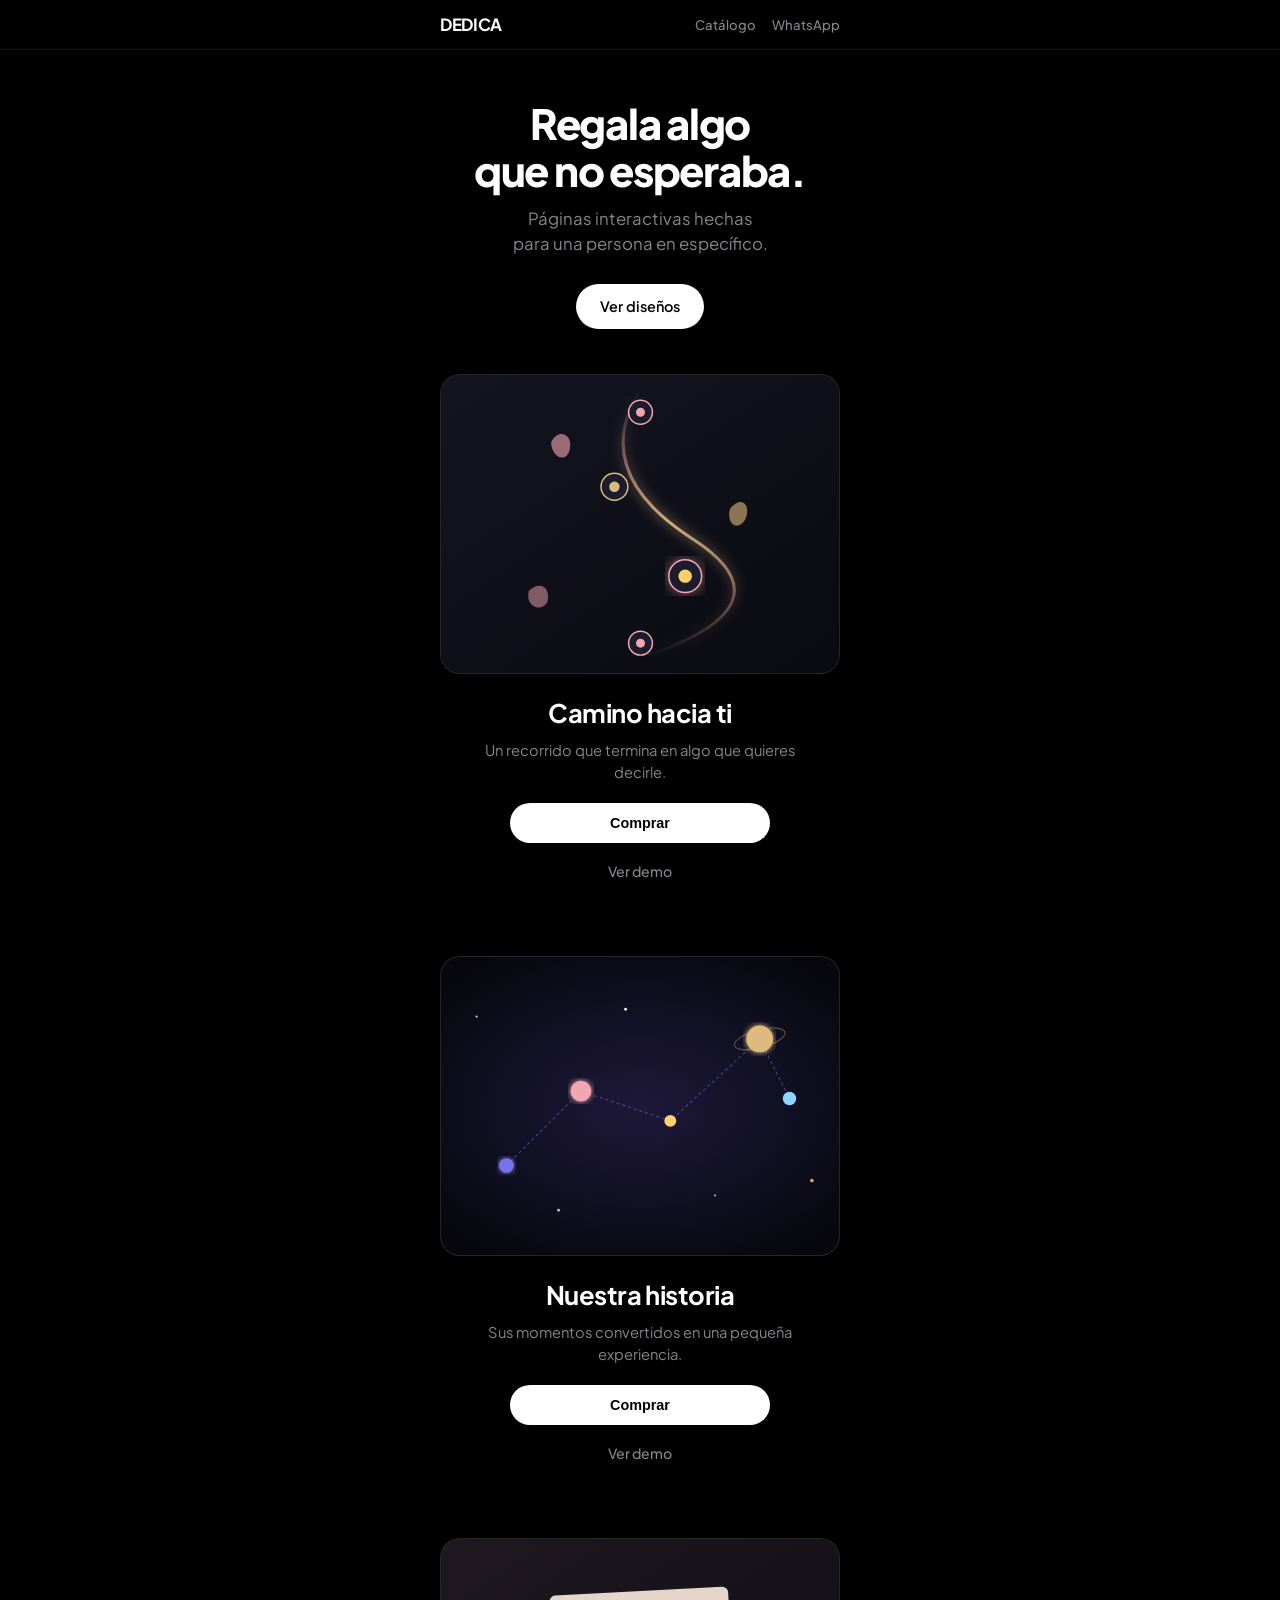
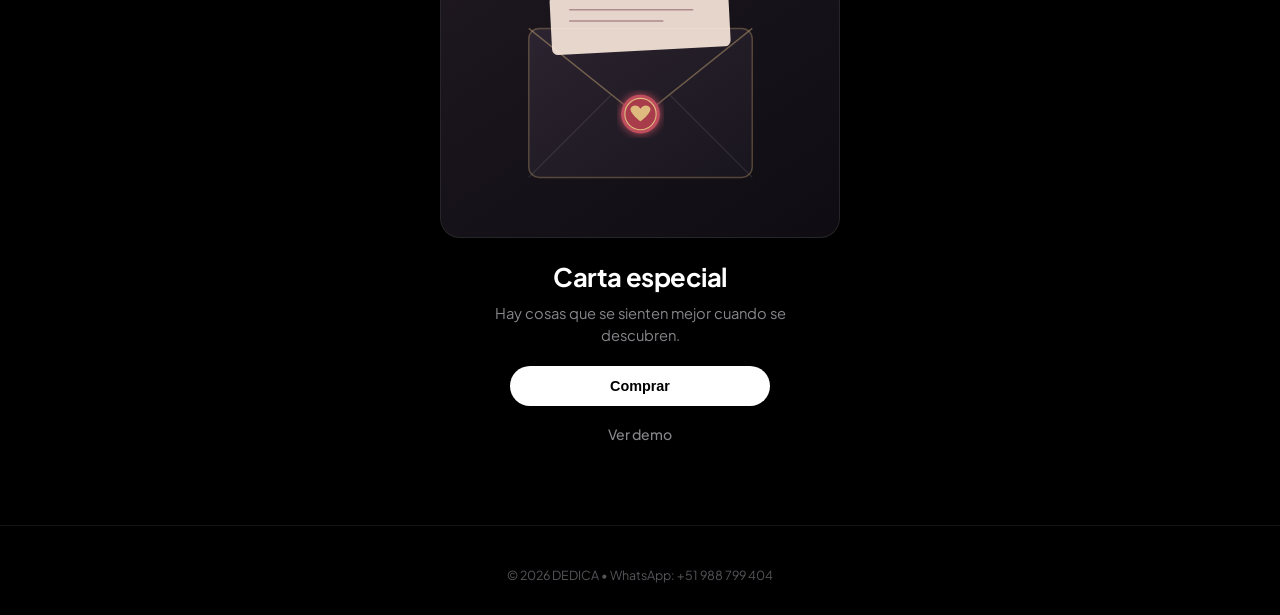
<file: index.html>
<!DOCTYPE html>
<html lang="es">
<head>
  <meta charset="UTF-8" />
  <meta name="viewport" content="width=device-width, initial-scale=1.0, maximum-scale=1.0, user-scalable=no" />
  <title>DEDICA • Regalos Digitales</title>
  
  <meta name="description" content="Páginas interactivas hechas para una persona en específico." />
  <meta property="og:title" content="DEDICA • Regalos Digitales" />
  <meta property="og:description" content="Regala algo que no esperaba. Páginas interactivas hechas para una persona en específico." />
  <meta property="og:image" content="./store-assets/images/og-image.svg" />
  <meta property="og:type" content="website" />

  <link rel="icon" type="image/svg+xml" href="./store-assets/images/favicon.svg" />
  <link rel="stylesheet" href="./store-assets/css/global.css" />

  <style>
    /* Hero */
    .hero-section {
      padding: 50px 0 45px;
      text-align: center;
    }
    .hero-title {
      font-size: 2.6rem;
      font-weight: 800;
      line-height: 1.12;
      letter-spacing: -0.03em;
      color: #ffffff;
      margin-bottom: 14px;
    }
    .hero-desc {
      font-size: 1.05rem;
      color: var(--text-secondary);
      line-height: 1.45;
      margin-bottom: 28px;
    }
    
    /* Stream de Productos */
    .products-stream {
      display: flex;
      flex-direction: column;
      gap: 64px;
      margin-bottom: 70px;
    }

    .product-block {
      display: flex;
      flex-direction: column;
    }

    .product-preview-wrap {
      width: 100%;
      aspect-ratio: 4/3;
      border-radius: var(--radius-lg);
      background: var(--bg-card);
      border: 1px solid var(--border-subtle);
      overflow: hidden;
      margin-bottom: 20px;
    }

    .product-preview-wrap img {
      width: 100%;
      height: 100%;
      object-fit: cover;
      display: block;
    }

    .product-meta {
      text-align: center;
    }

    .product-title {
      font-size: 1.6rem;
      font-weight: 700;
      letter-spacing: -0.02em;
      color: #ffffff;
      margin-bottom: 6px;
    }

    .product-summary {
      font-size: 0.92rem;
      color: var(--text-secondary);
      line-height: 1.5;
      max-width: 320px;
      margin: 0 auto 20px;
    }

    .product-actions-group {
      display: flex;
      flex-direction: column;
      align-items: center;
      gap: 8px;
    }

    .product-actions-group .btn-primary {
      width: 100%;
      max-width: 260px;
    }
  </style>
</head>
<body>

  <!-- Header -->
  <header class="site-header">
    <div class="container nav-row">
      <a href="./" class="brand-link" aria-label="DEDICA">DEDICA</a>
      <div class="header-links">
        <a href="./catalogo/" class="header-link">Catálogo</a>
        <a href="https://wa.me/51988799404" target="_blank" class="header-link">WhatsApp</a>
      </div>
    </div>
  </header>

  <main class="container">
    <!-- Hero -->
    <section class="hero-section">
      <h1 class="hero-title">
        Regala algo<br>que no esperaba.
      </h1>
      <p class="hero-desc">
        Páginas interactivas hechas<br>para una persona en específico.
      </p>
      <a href="#experiencias" class="btn btn-primary">
        Ver diseños
      </a>
    </section>

    <!-- Lista de Diseños Grandes -->
    <section id="experiencias" class="products-stream">

      <!-- 1. Camino hacia ti -->
      <article class="product-block">
        <div class="product-preview-wrap">
          <img src="./store-assets/images/previews/camino.svg" alt="Camino hacia ti" loading="lazy" />
        </div>
        <div class="product-meta">
          <h2 class="product-title">Camino hacia ti</h2>
          <p class="product-summary">
            Un recorrido que termina en algo que quieres decirle.
          </p>
          <div class="product-actions-group">
            <button onclick="openSheet('Camino hacia ti')" class="btn btn-primary">
              Comprar
            </button>
            <a href="./productos/camino-hacia-ti/?demo=1" class="btn btn-text">
              Ver demo
            </a>
          </div>
        </div>
      </article>

      <!-- 2. Nuestra historia -->
      <article class="product-block">
        <div class="product-preview-wrap">
          <img src="./store-assets/images/previews/galaxia.svg" alt="Nuestra historia" loading="lazy" />
        </div>
        <div class="product-meta">
          <h2 class="product-title">Nuestra historia</h2>
          <p class="product-summary">
            Sus momentos convertidos en una pequeña experiencia.
          </p>
          <div class="product-actions-group">
            <button onclick="openSheet('Nuestra historia')" class="btn btn-primary">
              Comprar
            </button>
            <a href="./productos/nuestra-historia/?demo=1" class="btn btn-text">
              Ver demo
            </a>
          </div>
        </div>
      </article>

      <!-- 3. Carta especial -->
      <article class="product-block">
        <div class="product-preview-wrap">
          <img src="./store-assets/images/previews/carta.svg" alt="Carta especial" loading="lazy" />
        </div>
        <div class="product-meta">
          <h2 class="product-title">Carta especial</h2>
          <p class="product-summary">
            Hay cosas que se sienten mejor cuando se descubren.
          </p>
          <div class="product-actions-group">
            <button onclick="openSheet('Carta especial')" class="btn btn-primary">
              Comprar
            </button>
            <a href="./productos/carta-especial/?demo=1" class="btn btn-text">
              Ver demo
            </a>
          </div>
        </div>
      </article>

    </section>
  </main>

  <!-- ==========================================================================
       BOTTOM SHEET NATIVO (¿Cómo lo quieres?)
       ========================================================================== -->
  <div id="buySheet" class="sheet-overlay" role="dialog" aria-modal="true">
    <div class="sheet-dialog">
      <div class="sheet-grabber"></div>

      <div class="sheet-header">
        <h3 id="sheetProductName" class="sheet-product-name">Camino hacia ti</h3>
        <p class="sheet-subtitle">¿Cómo lo quieres?</p>
      </div>

      <div class="sheet-options-list">
        <!-- Opción 1: Link personalizado -->
        <div class="sheet-option-block">
          <span class="sheet-option-label">Link personalizado</span>
          <p class="sheet-option-desc">
            Nosotros lo preparamos y te entregamos un enlace listo para compartir.
          </p>
          <button onclick="chooseOption('link')" class="sheet-action-btn">
            Quiero el link
          </button>
        </div>

        <!-- Opción 2: Proyecto completo -->
        <div class="sheet-option-block">
          <span class="sheet-option-label">Proyecto completo</span>
          <p class="sheet-option-desc">
            Recibe todos los archivos para editarlo o usarlo por tu cuenta.
          </p>
          <button onclick="chooseOption('archivo')" class="sheet-action-btn">
            Quiero los archivos
          </button>
        </div>
      </div>

      <button onclick="closeSheet()" class="sheet-cancel-btn">
        Cancelar
      </button>
    </div>
  </div>

  <!-- Footer -->
  <footer class="site-footer">
    <div class="container">
      <p>© 2026 DEDICA • WhatsApp: +51 988 799 404</p>
    </div>
  </footer>

  <script src="./store-assets/js/store.js"></script>
</body>
</html>
</file>
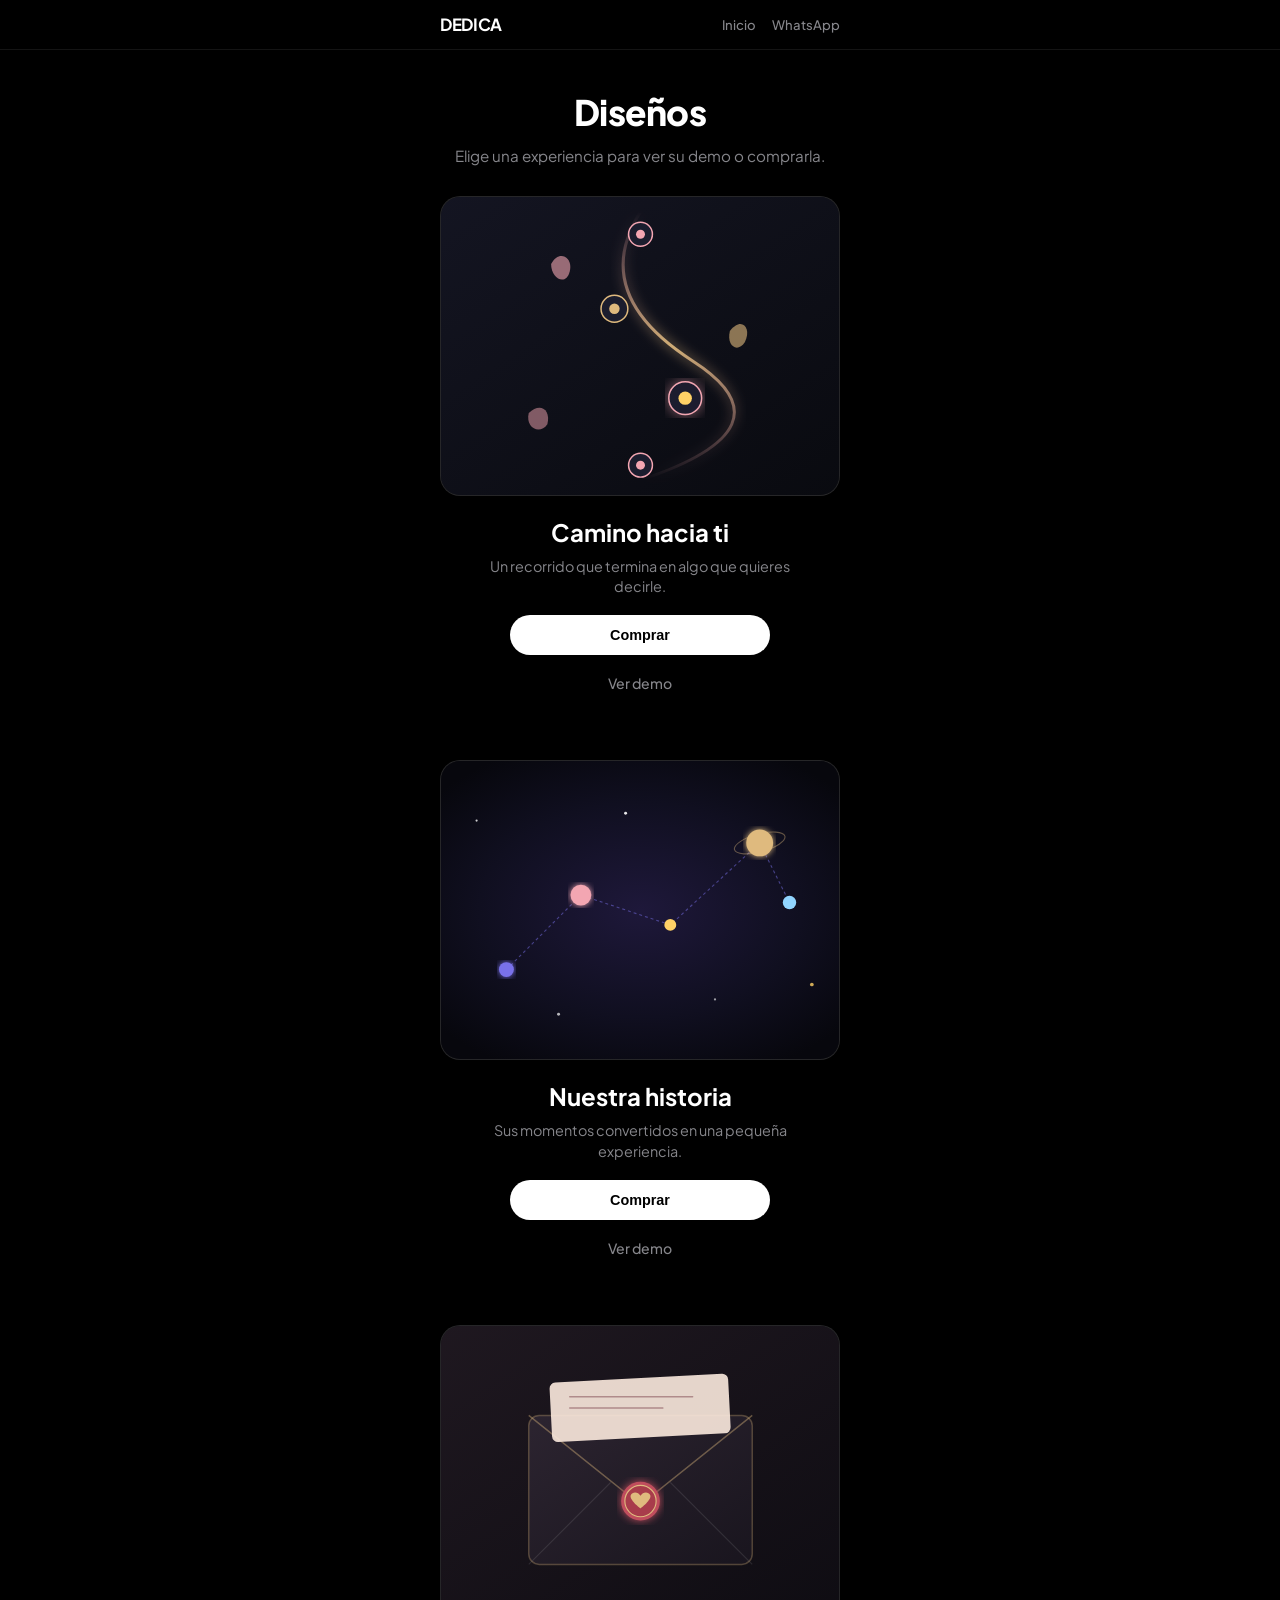
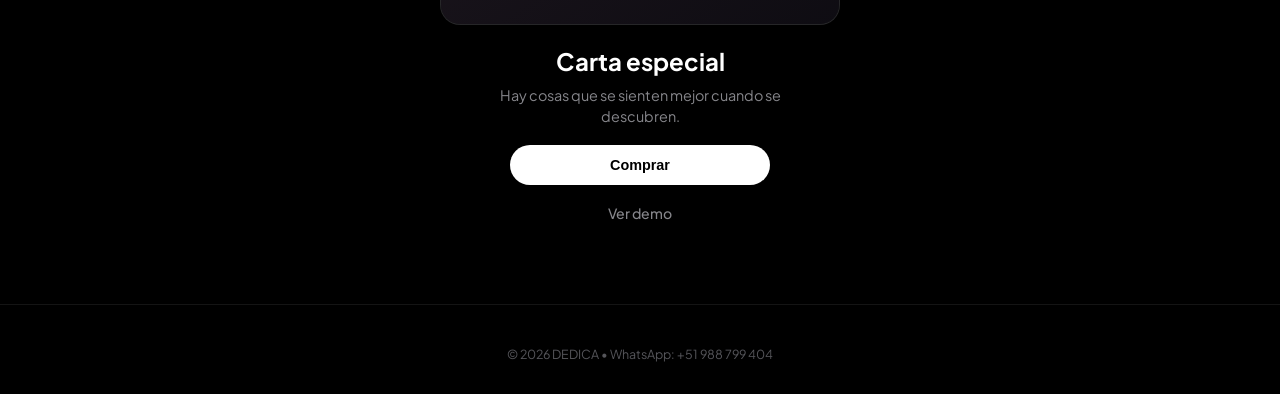
<file: catalogo/index.html>
<!DOCTYPE html>
<html lang="es">
<head>
  <meta charset="UTF-8" />
  <meta name="viewport" content="width=device-width, initial-scale=1.0, maximum-scale=1.0, user-scalable=no" />
  <title>Catálogo • DEDICA</title>
  
  <meta name="description" content="Diseños disponibles de experiencias digitales DEDICA." />
  <link rel="icon" type="image/svg+xml" href="../store-assets/images/favicon.svg" />
  <link rel="stylesheet" href="../store-assets/css/global.css" />

  <style>
    .catalog-head {
      padding: 36px 0 28px;
      text-align: center;
    }
    .catalog-title {
      font-size: 2.2rem;
      font-weight: 800;
      letter-spacing: -0.02em;
      color: #ffffff;
      margin-bottom: 6px;
    }
    .catalog-sub {
      font-size: 0.95rem;
      color: var(--text-secondary);
    }
    
    .catalog-stream {
      display: flex;
      flex-direction: column;
      gap: 56px;
      margin-bottom: 70px;
    }

    .catalog-card {
      display: flex;
      flex-direction: column;
    }

    .catalog-thumb {
      width: 100%;
      aspect-ratio: 4/3;
      border-radius: var(--radius-lg);
      background: var(--bg-card);
      border: 1px solid var(--border-subtle);
      overflow: hidden;
      margin-bottom: 18px;
    }

    .catalog-thumb img {
      width: 100%;
      height: 100%;
      object-fit: cover;
      display: block;
    }

    .catalog-meta {
      text-align: center;
    }

    .catalog-name {
      font-size: 1.5rem;
      font-weight: 700;
      color: #ffffff;
      margin-bottom: 6px;
    }

    .catalog-desc {
      font-size: 0.9rem;
      color: var(--text-secondary);
      max-width: 320px;
      margin: 0 auto 18px;
      line-height: 1.45;
    }

    .catalog-actions {
      display: flex;
      flex-direction: column;
      align-items: center;
      gap: 8px;
    }

    .catalog-actions .btn-primary {
      width: 100%;
      max-width: 260px;
    }
  </style>
</head>
<body>

  <!-- Header -->
  <header class="site-header">
    <div class="container nav-row">
      <a href="../" class="brand-link" aria-label="DEDICA">DEDICA</a>
      <div class="header-links">
        <a href="../" class="header-link">Inicio</a>
        <a href="https://wa.me/51988799404" target="_blank" class="header-link">WhatsApp</a>
      </div>
    </div>
  </header>

  <main class="container">
    <section class="catalog-head">
      <h1 class="catalog-title">Diseños</h1>
      <p class="catalog-sub">Elige una experiencia para ver su demo o comprarla.</p>
    </section>

    <section class="catalog-stream">

      <!-- 1. Camino hacia ti -->
      <article class="catalog-card">
        <div class="catalog-thumb">
          <img src="../store-assets/images/previews/camino.svg" alt="Camino hacia ti" loading="lazy" />
        </div>
        <div class="catalog-meta">
          <h2 class="catalog-name">Camino hacia ti</h2>
          <p class="catalog-desc">
            Un recorrido que termina en algo que quieres decirle.
          </p>
          <div class="catalog-actions">
            <button onclick="openSheet('Camino hacia ti')" class="btn btn-primary">
              Comprar
            </button>
            <a href="../productos/camino-hacia-ti/?demo=1" class="btn btn-text">
              Ver demo
            </a>
          </div>
        </div>
      </article>

      <!-- 2. Nuestra historia -->
      <article class="catalog-card">
        <div class="catalog-thumb">
          <img src="../store-assets/images/previews/galaxia.svg" alt="Nuestra historia" loading="lazy" />
        </div>
        <div class="catalog-meta">
          <h2 class="catalog-name">Nuestra historia</h2>
          <p class="catalog-desc">
            Sus momentos convertidos en una pequeña experiencia.
          </p>
          <div class="catalog-actions">
            <button onclick="openSheet('Nuestra historia')" class="btn btn-primary">
              Comprar
            </button>
            <a href="../productos/nuestra-historia/?demo=1" class="btn btn-text">
              Ver demo
            </a>
          </div>
        </div>
      </article>

      <!-- 3. Carta especial -->
      <article class="catalog-card">
        <div class="catalog-thumb">
          <img src="../store-assets/images/previews/carta.svg" alt="Carta especial" loading="lazy" />
        </div>
        <div class="catalog-meta">
          <h2 class="catalog-name">Carta especial</h2>
          <p class="catalog-desc">
            Hay cosas que se sienten mejor cuando se descubren.
          </p>
          <div class="catalog-actions">
            <button onclick="openSheet('Carta especial')" class="btn btn-primary">
              Comprar
            </button>
            <a href="../productos/carta-especial/?demo=1" class="btn btn-text">
              Ver demo
            </a>
          </div>
        </div>
      </article>

    </section>
  </main>

  <!-- Bottom Sheet -->
  <div id="buySheet" class="sheet-overlay" role="dialog" aria-modal="true">
    <div class="sheet-dialog">
      <div class="sheet-grabber"></div>

      <div class="sheet-header">
        <h3 id="sheetProductName" class="sheet-product-name">Camino hacia ti</h3>
        <p class="sheet-subtitle">¿Cómo lo quieres?</p>
      </div>

      <div class="sheet-options-list">
        <div class="sheet-option-block">
          <span class="sheet-option-label">Link personalizado</span>
          <p class="sheet-option-desc">
            Nosotros lo preparamos y te entregamos un enlace listo para compartir.
          </p>
          <button onclick="chooseOption('link')" class="sheet-action-btn">
            Quiero el link
          </button>
        </div>

        <div class="sheet-option-block">
          <span class="sheet-option-label">Proyecto completo</span>
          <p class="sheet-option-desc">
            Recibe todos los archivos para editarlo o usarlo por tu cuenta.
          </p>
          <button onclick="chooseOption('archivo')" class="sheet-action-btn">
            Quiero los archivos
          </button>
        </div>
      </div>

      <button onclick="closeSheet()" class="sheet-cancel-btn">
        Cancelar
      </button>
    </div>
  </div>

  <footer class="site-footer">
    <div class="container">
      <p>© 2026 DEDICA • WhatsApp: +51 988 799 404</p>
    </div>
  </footer>

  <script src="../store-assets/js/store.js"></script>
</body>
</html>
</file>
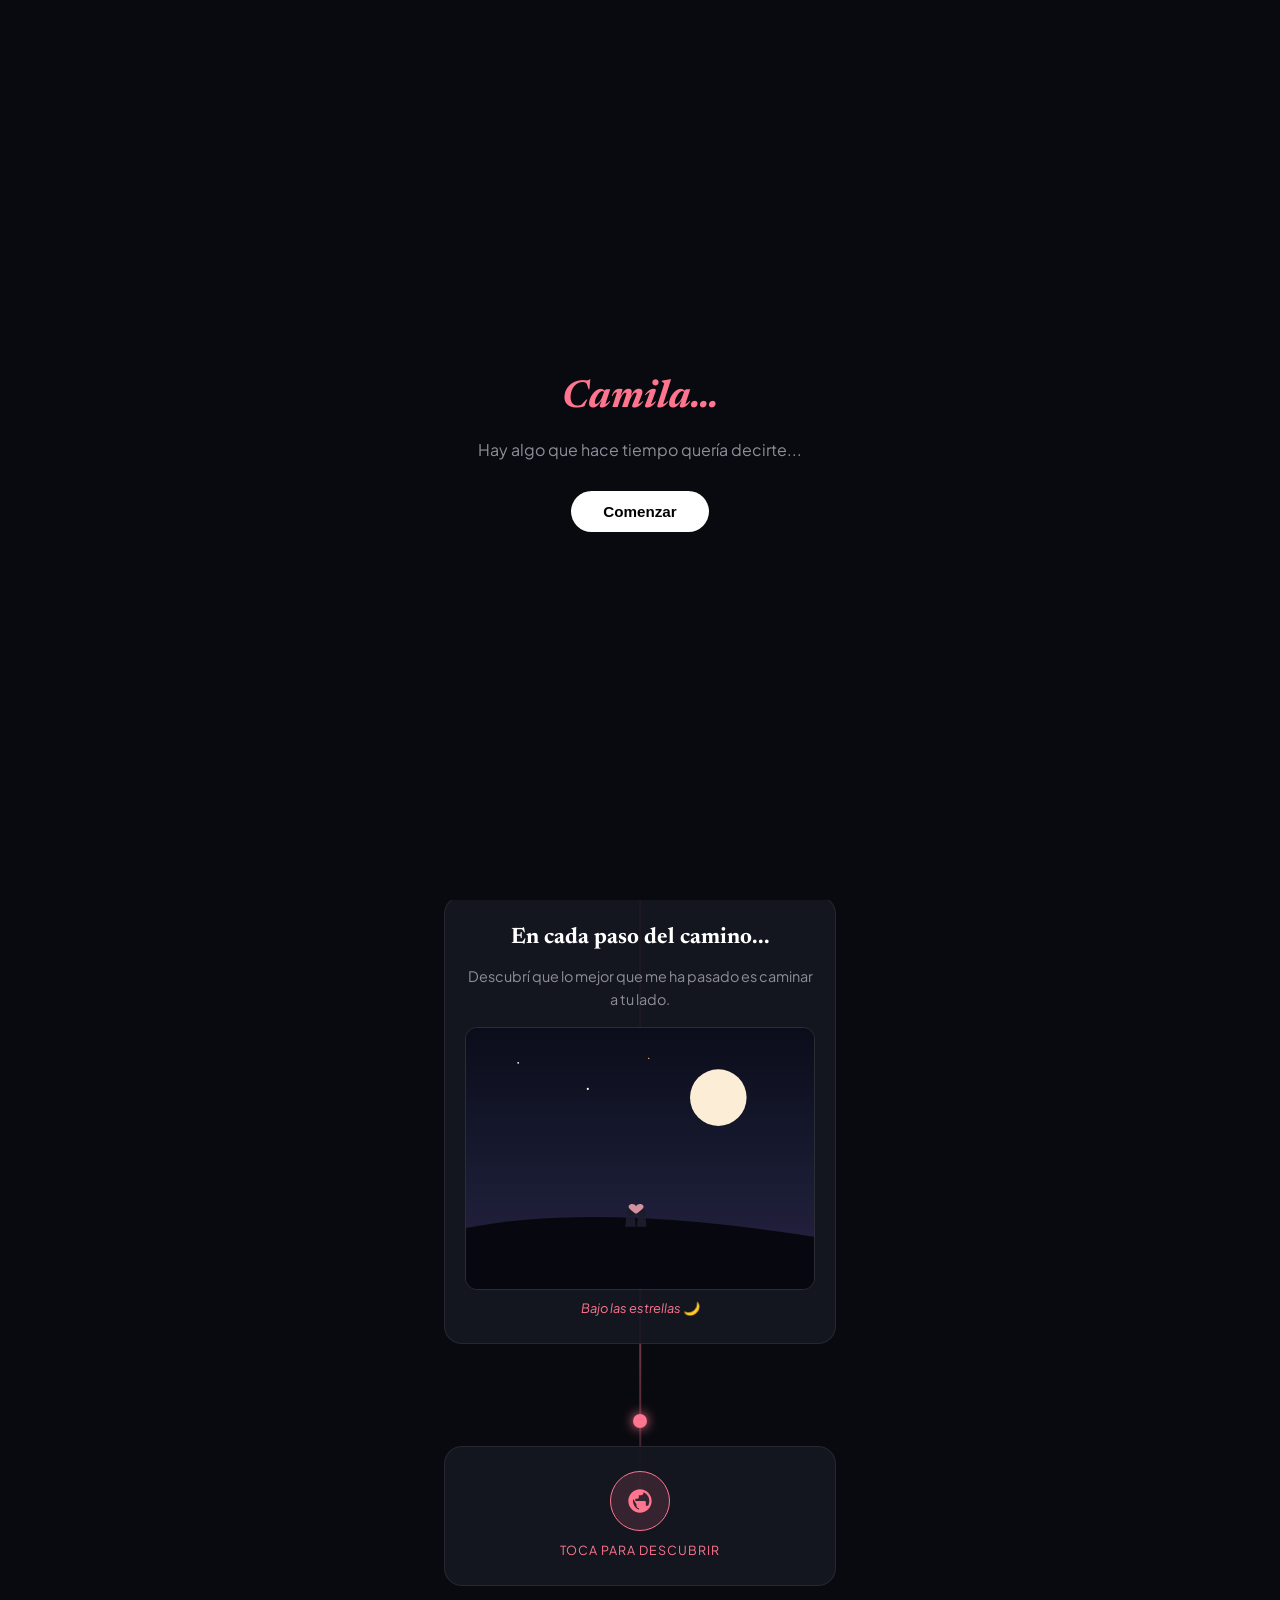
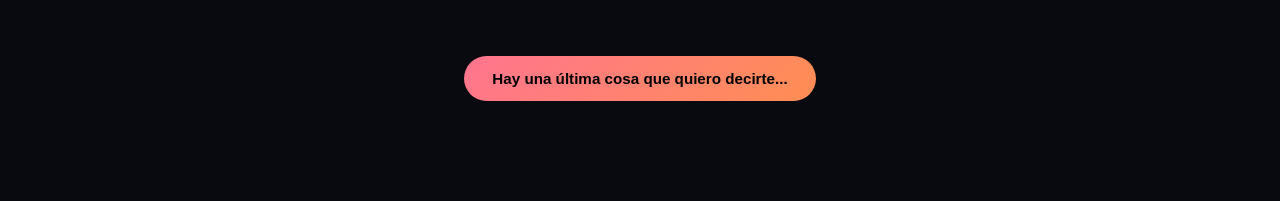
<file: clientes/A72FK9/index.html>
<!DOCTYPE html>
<html lang="es">
<head>
  <meta charset="UTF-8" />
  <meta name="viewport" content="width=device-width, initial-scale=1.0, maximum-scale=1.0, user-scalable=no" />
  <title>Camino hacia ti</title>
  
  <link rel="icon" type="image/svg+xml" href="./assets/images/favicon.svg" />
  <link rel="stylesheet" href="./style.css" />
</head>
<body>

  <a href="../../" id="backToStore" class="back-to-store" style="display: none;">← Tienda</a>

  <canvas id="petalsCanvas"></canvas>

  <button id="audioToggle" class="audio-toggle" aria-label="Música">
    <span>Música</span>
  </button>

  <!-- Cortina de Entrada -->
  <div id="introCurtain" class="intro-curtain">
    <div class="intro-box">
      <h1 id="introRecipient" class="intro-title">Para ti...</h1>
      <p id="introTagline" class="intro-sub">Tengo algo especial para ti.</p>
      <button id="btnStart" class="btn-start">Comenzar</button>
    </div>
  </div>

  <!-- Recorrido Vertical -->
  <main class="camino-viewport">
    <div class="camino-track">
      <div class="vertical-light-line"></div>

      <div id="milestonesContainer"></div>

      <!-- Flor interactiva -->
      <div class="camino-milestone">
        <div class="milestone-dot special"></div>
        <div class="milestone-content">
          <button id="flowerBtn" class="flower-touch-btn" aria-label="Tocar flor">
            <svg viewBox="0 0 24 24" fill="currentColor">
              <path d="M12 2C6.48 2 2 6.48 2 12s4.48 10 10 10 10-4.48 10-10S17.52 2 12 2zm1 17.93c-3.95-.49-7-3.85-7-7.93 0-.62.08-1.21.21-1.79L9 15v1c0 1.1.9 2 2 2v1.93zm6.9-2.54c-.26-.81-1-1.39-1.9-1.39h-1v-3c0-.55-.45-1-1-1H8v-2h2c.55 0 1-.45 1-1V7h2c1.1 0 2-.9 2-2v-.41c2.93 1.19 5 4.06 5 7.41 0 2.08-.8 3.97-2.1 5.39z"/>
            </svg>
          </button>
          <p class="flower-label">Toca para descubrir</p>
          <div id="flowerBox" class="flower-revealed-box">
            <p id="secretFlowerText"></p>
          </div>
        </div>
      </div>

      <!-- Final -->
      <div class="final-section">
        <button id="btnDiscover" class="btn-discover">Hay una última cosa que quiero decirte...</button>
        <div id="finalCard" class="final-card">
          <p id="finalBody" class="final-text"></p>
          <p id="finalSignature" class="final-sig"></p>
          <span id="finalDate" class="final-date"></span>
        </div>
      </div>

    </div>
  </main>

  <script src="./config.js"></script>
  <script src="./script.js"></script>
</body>
</html>
</file>
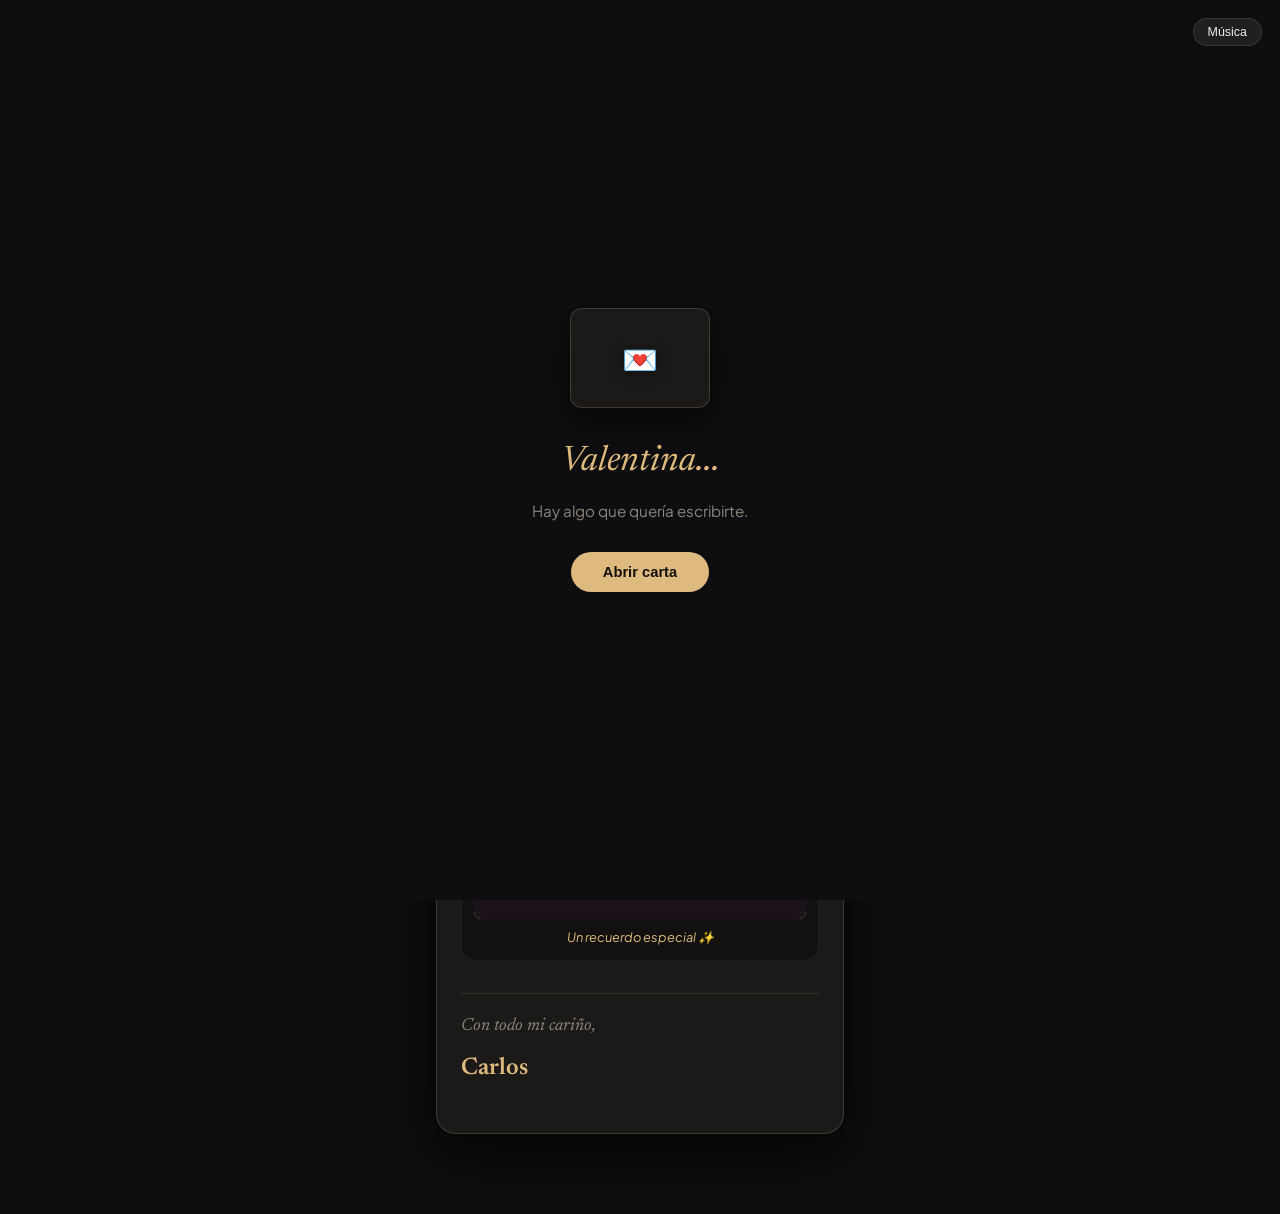
<file: clientes/H81PQ4/index.html>
<!DOCTYPE html>
<html lang="es">
<head>
  <meta charset="UTF-8" />
  <meta name="viewport" content="width=device-width, initial-scale=1.0, maximum-scale=1.0, user-scalable=no" />
  <title>Una Carta Para Ti</title>
  
  <link rel="icon" type="image/svg+xml" href="./assets/images/favicon.svg" />
  <link rel="stylesheet" href="./style.css" />
</head>
<body>

  <a href="../../" id="backToStore" class="back-to-store" style="display: none;">← Tienda</a>

  <button id="audioToggle" class="audio-pill" aria-label="Música">
    <span>Música</span>
  </button>

  <!-- Pantalla del Sobre Cerrado -->
  <div id="envelopeScreen" class="envelope-screen">
    <div class="envelope-container">
      <div class="envelope-mockup">
        <div class="envelope-seal">💌</div>
      </div>
      <p class="envelope-recipient" id="envelopeRecipient">Para ti...</p>
      <p class="envelope-tagline">Hay algo que quería escribirte.</p>
      <button id="btnOpenLetter" class="btn-open-letter">Abrir carta</button>
    </div>
  </div>

  <!-- Contenido de la Carta Desplegada -->
  <main id="letterContent" class="letter-viewport">
    <article class="stationery-paper">
      <header class="letter-header">
        <span id="letterDate" class="letter-date-top"></span>
        <h1 id="letterGreeting" class="letter-greeting"></h1>
      </header>

      <div id="paragraphsContainer" class="letter-paragraphs"></div>

      <!-- Foto adjunta opcional -->
      <div id="letterPhotoFrame" class="letter-photo-card" style="display: none;">
        <img id="letterPhotoImg" src="" alt="Fotografía" loading="lazy" />
        <p id="letterPhotoCaption" class="letter-photo-caption"></p>
      </div>

      <footer class="letter-footer">
        <p id="letterClosing" class="letter-closing"></p>
        <p id="letterSignature" class="letter-sig"></p>
      </footer>
    </article>
  </main>

  <script src="./config.js"></script>
  <script src="./script.js"></script>
</body>
</html>
</file>
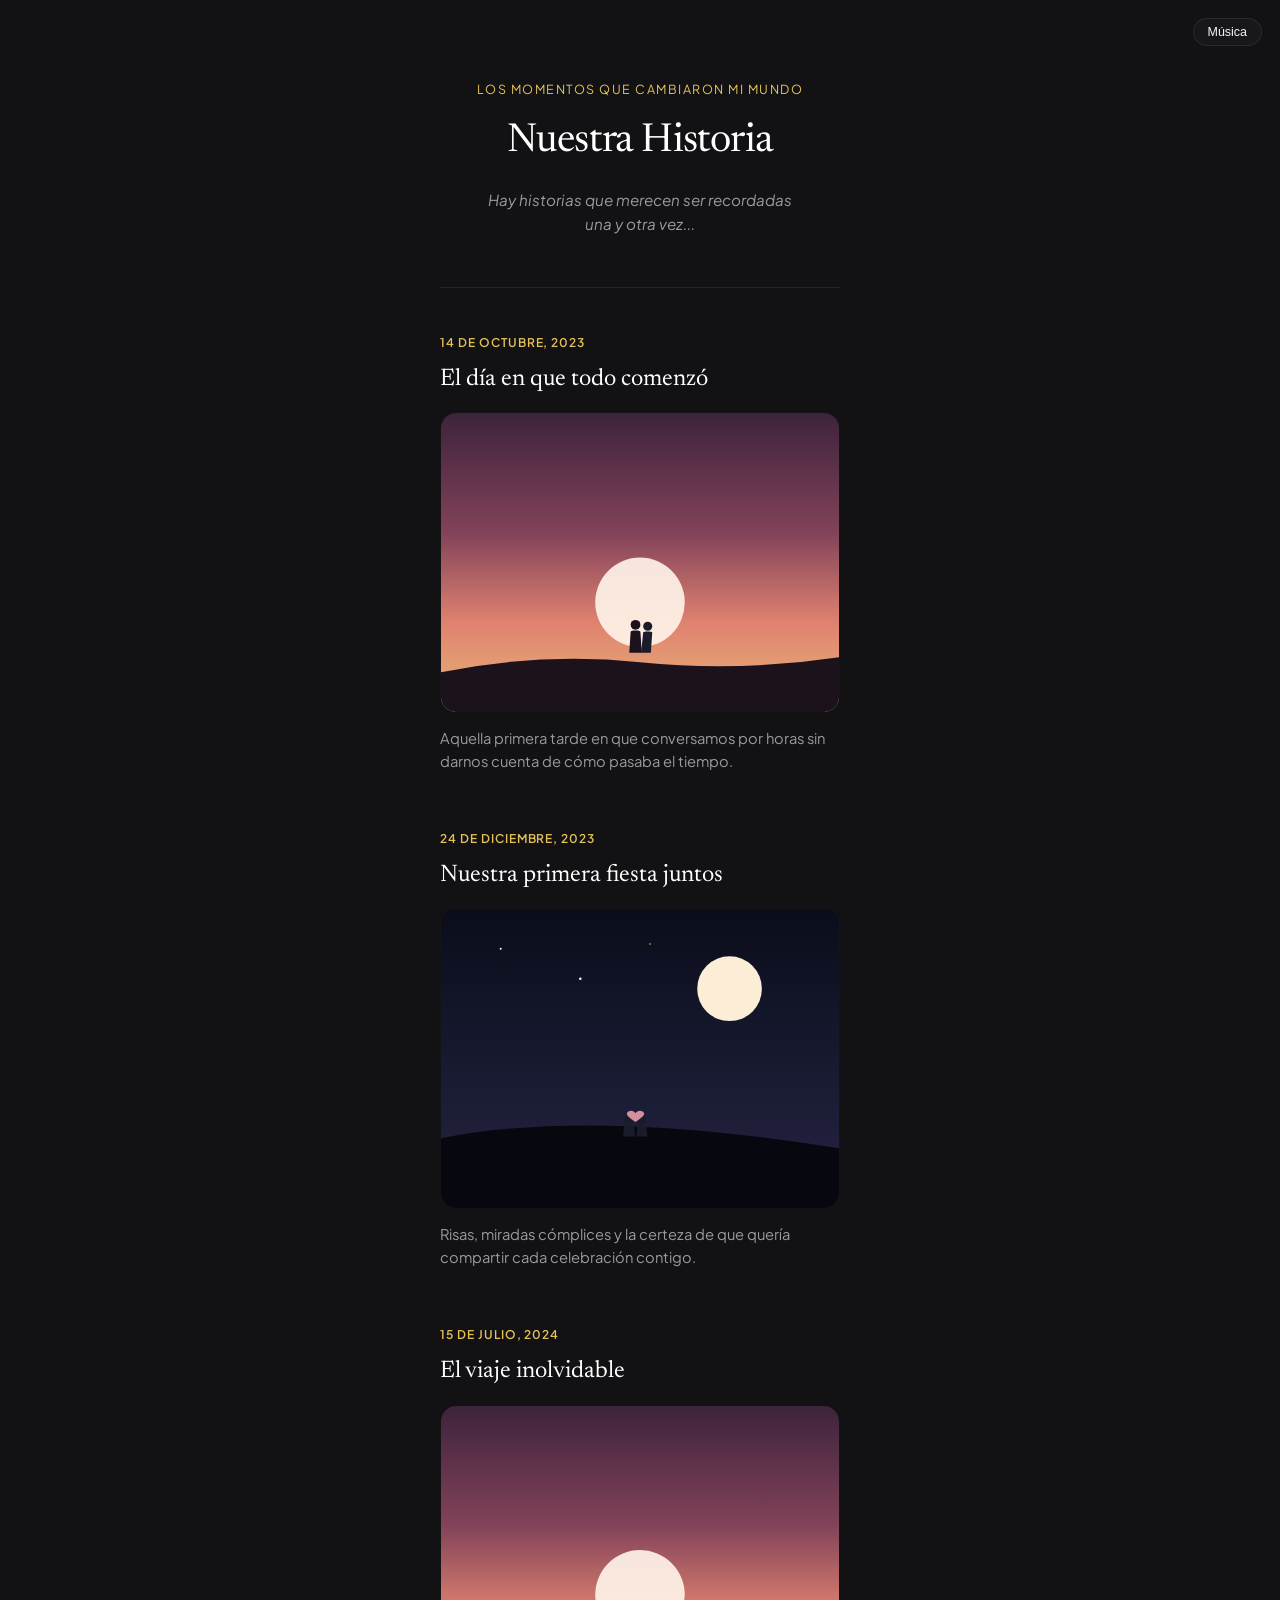
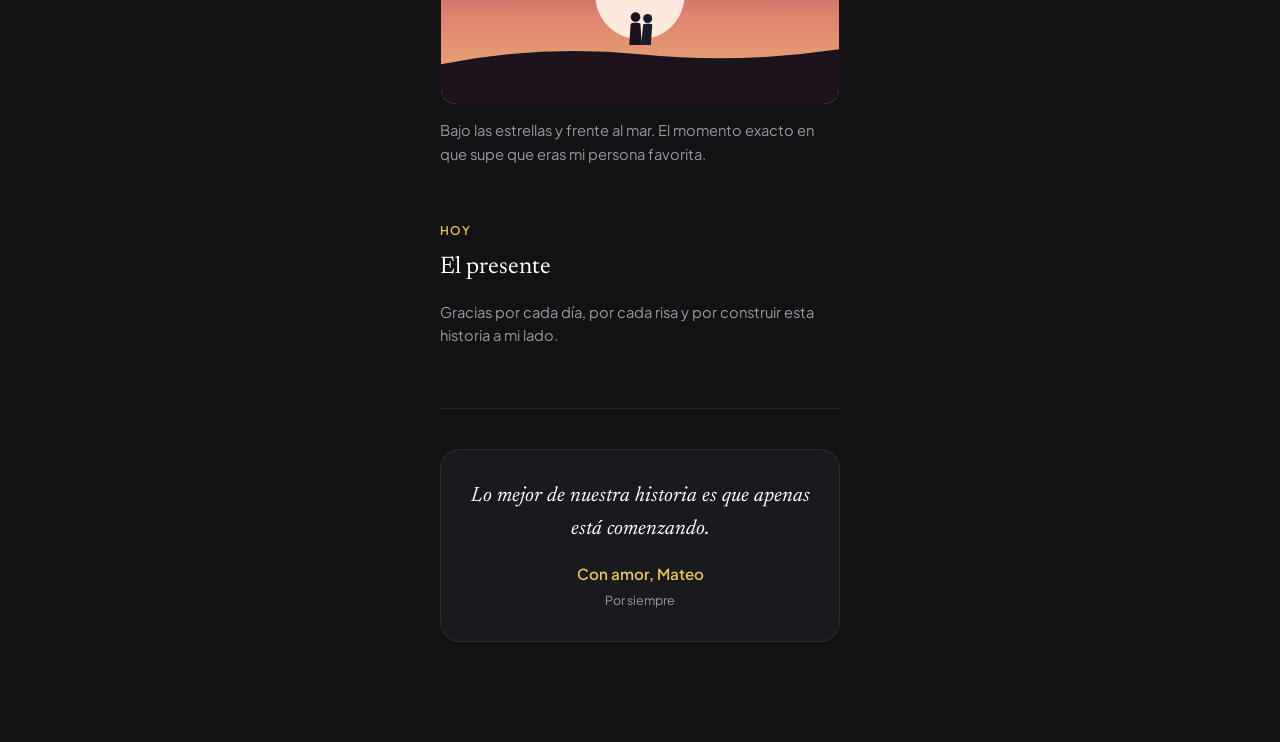
<file: clientes/X92KLM/index.html>
<!DOCTYPE html>
<html lang="es">
<head>
  <meta charset="UTF-8" />
  <meta name="viewport" content="width=device-width, initial-scale=1.0, maximum-scale=1.0, user-scalable=no" />
  <title>Nuestra Historia</title>
  
  <link rel="icon" type="image/svg+xml" href="./assets/images/favicon.svg" />
  <link rel="stylesheet" href="./style.css" />
</head>
<body>

  <a href="../../" id="backToStore" class="back-to-store" style="display: none;">← Tienda</a>

  <!-- Audio Toggle -->
  <button id="audioToggle" class="audio-pill-btn" aria-label="Música">
    <span>Música</span>
  </button>

  <main class="timeline-container">
    <!-- Header Editorial -->
    <header class="timeline-header">
      <span id="headerSub" class="editorial-eyebrow"></span>
      <h1 id="headerTitle" class="editorial-title"></h1>
      <p id="headerIntro" class="editorial-intro"></p>
    </header>

    <!-- Lista de Capítulos / Momentos -->
    <section id="momentsList" class="moments-list"></section>

    <!-- Dedicatoria Final -->
    <footer class="timeline-footer">
      <div class="footer-card">
        <p id="finalMessage" class="footer-msg"></p>
        <p id="finalSignature" class="footer-sig"></p>
        <span id="finalDate" class="footer-date"></span>
      </div>
    </footer>
  </main>

  <script src="./config.js"></script>
  <script src="./script.js"></script>
</body>
</html>
</file>
<file: store-assets/css/global.css>
/* ==========================================================================
   DEDICA STORE - SISTEMA DE DISEÑO APPLE MINIMALISTA (MOBILE-FIRST 390px)
   ========================================================================== */

@import url('https://fonts.googleapis.com/css2?family=Plus+Jakarta+Sans:wght@400;500;600;700;800&display=swap');

:root {
  --bg-page: #000000;
  --bg-card: #141416;
  --bg-sheet: #1c1c1e;
  
  --text-primary: #f5f5f7;
  --text-secondary: #86868b;
  --text-muted: #55555a;

  --border-subtle: rgba(255, 255, 255, 0.08);
  --border-sheet: rgba(255, 255, 255, 0.12);

  --font-sans: -apple-system, BlinkMacSystemFont, 'Plus Jakarta Sans', 'SF Pro Text', sans-serif;

  --radius-sm: 8px;
  --radius-md: 14px;
  --radius-lg: 20px;
  --radius-full: 9999px;

  --ease-apple: cubic-bezier(0.25, 1, 0.5, 1);
  --ease-sheet: cubic-bezier(0.16, 1, 0.3, 1);
}

*, *::before, *::after {
  box-sizing: border-box;
  margin: 0;
  padding: 0;
  -webkit-tap-highlight-color: transparent;
}

html {
  font-size: 16px;
  background-color: var(--bg-page);
  color: var(--text-primary);
  font-family: var(--font-sans);
  scroll-behavior: smooth;
  -webkit-text-size-adjust: 100%;
}

body {
  min-height: 100vh;
  line-height: 1.5;
  background-color: var(--bg-page);
  color: var(--text-primary);
  overflow-x: hidden;
}

.container {
  width: 100%;
  max-width: 440px; /* Óptimo para 360px - 430px */
  margin: 0 auto;
  padding: 0 20px;
}

/* Header */
.site-header {
  position: sticky;
  top: 0;
  height: 50px;
  background: rgba(0, 0, 0, 0.9);
  backdrop-filter: blur(20px);
  -webkit-backdrop-filter: blur(20px);
  border-bottom: 1px solid var(--border-subtle);
  z-index: 100;
  display: flex;
  align-items: center;
}

.nav-row {
  display: flex;
  align-items: center;
  justify-content: space-between;
  width: 100%;
}

.brand-link {
  font-size: 1.05rem;
  font-weight: 700;
  letter-spacing: -0.02em;
  color: #fff;
  text-decoration: none;
}

.header-links {
  display: flex;
  align-items: center;
  gap: 16px;
}

.header-link {
  font-size: 0.82rem;
  font-weight: 500;
  color: var(--text-secondary);
  text-decoration: none;
  transition: color 0.2s ease;
}

.header-link:hover, .header-link.active {
  color: #fff;
}

/* Botones */
.btn {
  display: inline-flex;
  align-items: center;
  justify-content: center;
  padding: 12px 24px;
  font-size: 0.9rem;
  font-weight: 600;
  border-radius: var(--radius-full);
  border: none;
  cursor: pointer;
  text-decoration: none;
  transition: all 0.2s var(--ease-apple);
}

.btn:active {
  transform: scale(0.97);
}

.btn-primary {
  background: #ffffff;
  color: #000000;
}

.btn-primary:hover {
  background: #e8e8ed;
}

.btn-text {
  background: transparent;
  color: var(--text-secondary);
  font-size: 0.88rem;
  font-weight: 500;
  padding: 10px 18px;
}

.btn-text:hover {
  color: #ffffff;
}

/* ==========================================================================
   BOTTOM SHEET DE COMPRA (NATAL, LIMPIO Y DIRECTO)
   ========================================================================== */
.sheet-overlay {
  position: fixed;
  inset: 0;
  background: rgba(0, 0, 0, 0.7);
  backdrop-filter: blur(8px);
  -webkit-backdrop-filter: blur(8px);
  z-index: 1000;
  opacity: 0;
  visibility: hidden;
  transition: opacity 0.3s ease, visibility 0.3s ease;
  display: flex;
  align-items: flex-end;
  justify-content: center;
}

.sheet-overlay.active {
  opacity: 1;
  visibility: visible;
}

.sheet-dialog {
  background: var(--bg-sheet);
  border: 1px solid var(--border-sheet);
  border-top-left-radius: var(--radius-lg);
  border-top-right-radius: var(--radius-lg);
  width: 100%;
  max-width: 440px;
  padding: 14px 20px 28px;
  transform: translateY(100%);
  transition: transform 0.35s var(--ease-sheet);
}

.sheet-overlay.active .sheet-dialog {
  transform: translateY(0);
}

.sheet-grabber {
  width: 36px;
  height: 4px;
  background: rgba(255, 255, 255, 0.2);
  border-radius: var(--radius-full);
  margin: 0 auto 16px;
}

.sheet-header {
  margin-bottom: 22px;
}

.sheet-product-name {
  font-size: 1.25rem;
  font-weight: 700;
  color: #ffffff;
  letter-spacing: -0.01em;
  margin-bottom: 3px;
}

.sheet-subtitle {
  font-size: 0.85rem;
  color: var(--text-secondary);
}

.sheet-options-list {
  display: flex;
  flex-direction: column;
  gap: 16px;
}

.sheet-option-block {
  padding-bottom: 16px;
  border-bottom: 1px solid var(--border-subtle);
  display: flex;
  flex-direction: column;
  gap: 6px;
}

.sheet-option-label {
  font-size: 0.75rem;
  font-weight: 700;
  text-transform: uppercase;
  letter-spacing: 0.08em;
  color: #ffffff;
}

.sheet-option-desc {
  font-size: 0.85rem;
  color: var(--text-secondary);
  line-height: 1.4;
  margin-bottom: 4px;
}

.sheet-action-btn {
  align-self: flex-start;
  padding: 8px 20px;
  font-size: 0.82rem;
  font-weight: 600;
  border-radius: var(--radius-full);
  border: none;
  background: #ffffff;
  color: #000000;
  cursor: pointer;
  transition: background 0.2s ease;
}

.sheet-action-btn:hover {
  background: #e5e5ea;
}

.sheet-cancel-btn {
  width: 100%;
  margin-top: 14px;
  padding: 10px;
  background: transparent;
  border: none;
  color: var(--text-secondary);
  font-size: 0.85rem;
  font-weight: 500;
  cursor: pointer;
  text-align: center;
}

.sheet-cancel-btn:hover {
  color: #ffffff;
}

/* Footer */
.site-footer {
  padding: 40px 0 30px;
  text-align: center;
  border-top: 1px solid var(--border-subtle);
  font-size: 0.78rem;
  color: var(--text-muted);
}
</file>
<file: clientes/A72FK9/style.css>
@import url('https://fonts.googleapis.com/css2?family=Plus+Jakarta+Sans:wght@300;400;500;600;700&family=Newsreader:ital,wght@0,400;0,500;1,400&display=swap');

:root {
  --bg: #090a0f;
  --text: #f0f0f5;
  --text-muted: #8e8e99;
  --accent: #ff758f;
  --font-sans: 'Plus Jakarta Sans', -apple-system, BlinkMacSystemFont, sans-serif;
  --font-serif: 'Newsreader', Georgia, serif;
}

*, *::before, *::after {
  box-sizing: border-box;
  margin: 0;
  padding: 0;
  -webkit-tap-highlight-color: transparent;
}

body {
  background: var(--bg);
  color: var(--text);
  font-family: var(--font-sans);
  min-height: 100vh;
  overflow-x: hidden;
  line-height: 1.6;
}

#petalsCanvas {
  position: fixed;
  inset: 0;
  width: 100%;
  height: 100%;
  pointer-events: none;
  z-index: 1;
}

.camino-viewport {
  position: relative;
  z-index: 2;
  width: 100%;
  max-width: 440px;
  margin: 0 auto;
  padding: 60px 24px 100px;
}

.back-to-store {
  position: fixed;
  top: 18px;
  left: 18px;
  z-index: 100;
  font-size: 0.78rem;
  color: var(--text-muted);
  text-decoration: none;
  background: rgba(255, 255, 255, 0.08);
  backdrop-filter: blur(8px);
  padding: 5px 12px;
  border-radius: 9999px;
  border: 1px solid rgba(255, 255, 255, 0.1);
  transition: all 0.2s ease;
}

.back-to-store:hover {
  color: #ffffff;
  background: rgba(255, 255, 255, 0.16);
}

/* Control Audio */
.audio-toggle {
  position: fixed;
  top: 18px;
  right: 18px;
  z-index: 100;
  background: rgba(255, 255, 255, 0.1);
  backdrop-filter: blur(10px);
  border: 1px solid rgba(255, 255, 255, 0.15);
  color: #fff;
  padding: 6px 14px;
  border-radius: 9999px;
  font-size: 0.78rem;
  font-weight: 500;
  cursor: pointer;
  opacity: 0;
  transition: all 0.3s;
}

.audio-toggle.visible { opacity: 1; }
.audio-toggle.muted { opacity: 0.5; text-decoration: line-through; }

/* Cortina */
.intro-curtain {
  position: fixed;
  inset: 0;
  background: #090a0f;
  z-index: 50;
  display: flex;
  align-items: center;
  justify-content: center;
  padding: 24px;
  text-align: center;
  transition: opacity 0.8s ease, visibility 0.8s ease;
}

.intro-curtain.hidden {
  opacity: 0;
  visibility: hidden;
  pointer-events: none;
}

.intro-title {
  font-family: var(--font-serif);
  font-size: 2.4rem;
  font-style: italic;
  color: var(--accent);
  margin-bottom: 8px;
}

.intro-sub {
  font-size: 1rem;
  color: var(--text-muted);
  margin-bottom: 28px;
}

.btn-start {
  background: #ffffff;
  color: #000000;
  padding: 12px 32px;
  border-radius: 9999px;
  font-size: 0.95rem;
  font-weight: 600;
  border: none;
  cursor: pointer;
  transition: transform 0.2s;
}

.btn-start:active { transform: scale(0.96); }

/* Recorrido */
.camino-track {
  position: relative;
}

.vertical-light-line {
  position: absolute;
  top: 0;
  bottom: 120px;
  left: 50%;
  width: 1.5px;
  background: linear-gradient(180deg, transparent, rgba(255, 117, 143, 0.4) 15%, rgba(255, 117, 143, 0.4) 85%, transparent);
  transform: translateX(-50%);
  z-index: 1;
}

.camino-milestone {
  position: relative;
  z-index: 2;
  margin-bottom: 70px;
  opacity: 0;
  transform: translateY(20px);
  transition: opacity 0.6s ease, transform 0.6s ease;
}

.camino-milestone.visible {
  opacity: 1;
  transform: translateY(0);
}

.milestone-dot {
  width: 14px;
  height: 14px;
  border-radius: 50%;
  background: var(--accent);
  box-shadow: 0 0 12px var(--accent);
  margin: 0 auto 18px;
}

.milestone-content {
  background: rgba(22, 24, 34, 0.9);
  border: 1px solid rgba(255, 255, 255, 0.08);
  border-radius: 18px;
  padding: 24px 20px;
  text-align: center;
}

.milestone-title {
  font-family: var(--font-serif);
  font-size: 1.4rem;
  margin-bottom: 8px;
  color: #fff;
}

.milestone-text {
  font-size: 0.9rem;
  color: var(--text-muted);
}

.milestone-media {
  margin: 16px 0 8px;
  border-radius: 12px;
  overflow: hidden;
  border: 1px solid rgba(255, 255, 255, 0.1);
}

.milestone-media img {
  width: 100%;
  aspect-ratio: 4/3;
  object-fit: cover;
  display: block;
}

.milestone-caption {
  font-size: 0.8rem;
  color: var(--accent);
  font-style: italic;
}

/* Flor interactiva */
.flower-touch-btn {
  width: 60px;
  height: 60px;
  border-radius: 50%;
  background: rgba(255, 117, 143, 0.15);
  border: 1.5px solid var(--accent);
  color: var(--accent);
  display: flex;
  align-items: center;
  justify-content: center;
  margin: 0 auto 10px;
  cursor: pointer;
  transition: all 0.3s;
}

.flower-touch-btn svg { width: 28px; height: 28px; }

.flower-label {
  font-size: 0.78rem;
  text-transform: uppercase;
  letter-spacing: 0.08em;
  color: var(--accent);
}

.flower-revealed-box {
  display: none;
  margin-top: 14px;
  padding: 14px;
  background: rgba(255, 255, 255, 0.05);
  border-radius: 10px;
  font-size: 0.9rem;
  font-style: italic;
}

.flower-revealed-box.active { display: block; }

/* Final */
.final-section {
  text-align: center;
  margin-top: 40px;
}

.btn-discover {
  background: linear-gradient(135deg, #ff758f, #ff8e53);
  color: #000;
  border: none;
  font-size: 0.95rem;
  font-weight: 700;
  padding: 14px 28px;
  border-radius: 9999px;
  cursor: pointer;
  transition: transform 0.2s;
}

.btn-discover:active { transform: scale(0.96); }

.final-card {
  display: none;
  margin-top: 24px;
  background: rgba(22, 24, 34, 0.95);
  border: 1px solid rgba(255, 117, 143, 0.3);
  border-radius: 20px;
  padding: 30px 20px;
}

.final-card.active { display: block; }

.final-text {
  font-family: var(--font-serif);
  font-size: 1.25rem;
  font-style: italic;
  margin-bottom: 16px;
  line-height: 1.6;
}

.final-sig {
  font-weight: 600;
  color: var(--accent);
}

.final-date {
  display: block;
  font-size: 0.78rem;
  color: var(--text-muted);
  margin-top: 6px;
}
</file>
<file: clientes/H81PQ4/style.css>
/* ==========================================================================
   CARTA ESPECIAL - ESTILOS AUTÓNOMOS (PAPEL Y SOBRE DELICADO)
   ========================================================================== */

@import url('https://fonts.googleapis.com/css2?family=Plus+Jakarta+Sans:wght@300;400;500;600&family=Newsreader:ital,opsz,wght@0,6..72,400;0,6..72,500;1,6..72,400;1,6..72,500&display=swap');

:root {
  --bg-dark: #0e0e10;
  --paper-bg: #1c1a18;
  --text-paper: #f0eae1;
  --text-muted: #8c857b;
  --accent-gold: #dfba7e;
  --border-paper: rgba(223, 186, 126, 0.2);

  --font-sans: 'Plus Jakarta Sans', -apple-system, BlinkMacSystemFont, sans-serif;
  --font-serif: 'Newsreader', Georgia, serif;
}

*, *::before, *::after {
  box-sizing: border-box;
  margin: 0;
  padding: 0;
  -webkit-tap-highlight-color: transparent;
}

body {
  background-color: var(--bg-dark);
  color: var(--text-paper);
  font-family: var(--font-sans);
  min-height: 100vh;
  line-height: 1.7;
  overflow-x: hidden;
}

.back-to-store {
  position: fixed;
  top: 18px;
  left: 18px;
  z-index: 100;
  font-size: 0.78rem;
  color: var(--text-muted);
  text-decoration: none;
  background: rgba(255, 255, 255, 0.08);
  backdrop-filter: blur(8px);
  border: 1px solid rgba(255, 255, 255, 0.1);
  padding: 5px 12px;
  border-radius: 9999px;
  transition: all 0.2s ease;
}

.back-to-store:hover {
  color: #ffffff;
}

/* Audio pill */
.audio-pill {
  position: fixed;
  top: 18px;
  right: 18px;
  z-index: 100;
  background: rgba(255, 255, 255, 0.08);
  backdrop-filter: blur(10px);
  border: 1px solid rgba(255, 255, 255, 0.1);
  color: var(--text-paper);
  padding: 6px 14px;
  border-radius: 9999px;
  font-size: 0.78rem;
  font-weight: 500;
  cursor: pointer;
  transition: all 0.3s;
}

.audio-pill.muted {
  opacity: 0.4;
  text-decoration: line-through;
}

/* Pantalla de Sobre */
.envelope-screen {
  position: fixed;
  inset: 0;
  background: var(--bg-dark);
  z-index: 50;
  display: flex;
  align-items: center;
  justify-content: center;
  padding: 24px;
  text-align: center;
  transition: opacity 0.8s cubic-bezier(0.16, 1, 0.3, 1), visibility 0.8s ease;
}

.envelope-screen.hidden {
  opacity: 0;
  visibility: hidden;
  pointer-events: none;
}

.envelope-mockup {
  width: 140px;
  height: 100px;
  background: #1c1a18;
  border: 1px solid var(--border-paper);
  border-radius: 12px;
  margin: 0 auto 24px;
  display: flex;
  align-items: center;
  justify-content: center;
  box-shadow: 0 10px 30px rgba(0, 0, 0, 0.6);
  position: relative;
}

.envelope-seal {
  font-size: 1.8rem;
  filter: drop-shadow(0 2px 6px rgba(0, 0, 0, 0.5));
}

.envelope-recipient {
  font-family: var(--font-serif);
  font-size: 2.2rem;
  font-style: italic;
  color: var(--accent-gold);
  margin-bottom: 6px;
}

.envelope-tagline {
  font-size: 0.95rem;
  color: var(--text-muted);
  margin-bottom: 28px;
}

.btn-open-letter {
  background: var(--accent-gold);
  color: #12100e;
  border: none;
  padding: 12px 32px;
  border-radius: 9999px;
  font-size: 0.92rem;
  font-weight: 600;
  cursor: pointer;
  transition: transform 0.2s;
}

.btn-open-letter:active {
  transform: scale(0.96);
}

/* Carta Desplegada */
.letter-viewport {
  width: 100%;
  max-width: 440px;
  margin: 0 auto;
  padding: 50px 16px 80px;
}

.stationery-paper {
  background: var(--paper-bg);
  border: 1px solid var(--border-paper);
  border-radius: 20px;
  padding: 36px 24px 44px;
  box-shadow: 0 20px 50px rgba(0, 0, 0, 0.7);
  position: relative;
}

.letter-header {
  margin-bottom: 28px;
  padding-bottom: 16px;
  border-bottom: 1px solid rgba(223, 186, 126, 0.15);
}

.letter-date-top {
  display: block;
  font-size: 0.78rem;
  text-transform: uppercase;
  letter-spacing: 0.08em;
  color: var(--accent-gold);
  margin-bottom: 8px;
}

.letter-greeting {
  font-family: var(--font-serif);
  font-size: 1.8rem;
  font-weight: 500;
  font-style: italic;
  color: #fff;
}

.letter-paragraphs {
  display: flex;
  flex-direction: column;
  gap: 18px;
  margin-bottom: 28px;
}

.letter-paragraphs p {
  font-family: var(--font-serif);
  font-size: 1.15rem;
  line-height: 1.8;
  color: var(--text-paper);
}

/* Foto Adjunta */
.letter-photo-card {
  margin: 28px 0;
  padding: 12px;
  background: #121110;
  border-radius: 14px;
  border: 1px solid rgba(255, 255, 255, 0.06);
}

.letter-photo-card img {
  width: 100%;
  aspect-ratio: 4/3;
  object-fit: cover;
  border-radius: 8px;
  display: block;
}

.letter-photo-caption {
  font-size: 0.8rem;
  color: var(--accent-gold);
  font-style: italic;
  text-align: center;
  margin-top: 8px;
}

/* Footer de la Carta */
.letter-footer {
  margin-top: 32px;
  padding-top: 18px;
  border-top: 1px solid rgba(223, 186, 126, 0.15);
}

.letter-closing {
  font-family: var(--font-serif);
  font-size: 1.1rem;
  font-style: italic;
  color: var(--text-muted);
  margin-bottom: 6px;
}

.letter-sig {
  font-family: var(--font-serif);
  font-size: 1.5rem;
  font-weight: 600;
  color: var(--accent-gold);
}
</file>
<file: clientes/X92KLM/style.css>
/* ==========================================================================
   NUESTRA HISTORIA - ESTILOS EDITORIALES AUTÓNOMOS
   Línea de tiempo con fotografías protagonistas y ritmo visual tipo revista
   ========================================================================== */

@import url('https://fonts.googleapis.com/css2?family=Plus+Jakarta+Sans:wght@300;400;500;600;700&family=Newsreader:ital,opsz,wght@0,6..72,400;0,6..72,500;1,6..72,400&display=swap');

:root {
  --bg: #121214;
  --bg-card: #1a1a1e;
  --text-primary: #f5f5f7;
  --text-secondary: #9a9aa2;
  --accent-gold: #e5c158;
  --border-subtle: rgba(255, 255, 255, 0.08);

  --font-sans: 'Plus Jakarta Sans', -apple-system, BlinkMacSystemFont, sans-serif;
  --font-serif: 'Newsreader', Georgia, serif;
}

*, *::before, *::after {
  box-sizing: border-box;
  margin: 0;
  padding: 0;
  -webkit-tap-highlight-color: transparent;
}

body {
  background-color: var(--bg);
  color: var(--text-primary);
  font-family: var(--font-sans);
  min-height: 100vh;
  line-height: 1.6;
  overflow-x: hidden;
}

.timeline-container {
  width: 100%;
  max-width: 440px;
  margin: 0 auto;
  padding: 60px 20px 100px;
}

.back-to-store {
  position: fixed;
  top: 18px;
  left: 18px;
  z-index: 100;
  font-size: 0.78rem;
  color: var(--text-secondary);
  text-decoration: none;
  background: rgba(26, 26, 30, 0.85);
  backdrop-filter: blur(12px);
  border: 1px solid var(--border-subtle);
  padding: 5px 12px;
  border-radius: 9999px;
  transition: all 0.2s ease;
}

.back-to-store:hover {
  color: #ffffff;
  border-color: rgba(255, 255, 255, 0.2);
}

/* Audio pill */
.audio-pill-btn {
  position: fixed;
  top: 18px;
  right: 18px;
  z-index: 100;
  background: rgba(26, 26, 30, 0.85);
  backdrop-filter: blur(12px);
  border: 1px solid var(--border-subtle);
  color: var(--text-primary);
  padding: 6px 14px;
  border-radius: 9999px;
  font-size: 0.78rem;
  font-weight: 500;
  cursor: pointer;
  transition: all 0.3s ease;
}

.audio-pill-btn.muted {
  opacity: 0.5;
  text-decoration: line-through;
}

/* Header Editorial */
.timeline-header {
  text-align: center;
  padding: 20px 0 50px;
  border-bottom: 1px solid var(--border-subtle);
  margin-bottom: 40px;
}

.editorial-eyebrow {
  display: block;
  font-size: 0.78rem;
  text-transform: uppercase;
  letter-spacing: 0.12em;
  color: var(--accent-gold);
  margin-bottom: 10px;
}

.editorial-title {
  font-family: var(--font-serif);
  font-size: 2.5rem;
  font-weight: 400;
  letter-spacing: -0.02em;
  margin-bottom: 14px;
  color: #fff;
}

.editorial-intro {
  font-size: 0.95rem;
  color: var(--text-secondary);
  font-style: italic;
  max-width: 320px;
  margin: 0 auto;
}

/* Momentos / Capítulos */
.moments-list {
  display: flex;
  flex-direction: column;
  gap: 50px;
}

.moment-chapter {
  opacity: 0;
  transform: translateY(24px);
  transition: opacity 0.6s ease, transform 0.6s ease;
}

.moment-chapter.visible {
  opacity: 1;
  transform: translateY(0);
}

.moment-date-tag {
  display: inline-block;
  font-size: 0.75rem;
  font-weight: 600;
  text-transform: uppercase;
  letter-spacing: 0.08em;
  color: var(--accent-gold);
  margin-bottom: 8px;
}

.moment-title {
  font-family: var(--font-serif);
  font-size: 1.5rem;
  font-weight: 400;
  margin-bottom: 14px;
  color: #fff;
}

.moment-photo-wrap {
  border-radius: 16px;
  overflow: hidden;
  border: 1px solid var(--border-subtle);
  margin-bottom: 14px;
  background: #000;
}

.moment-photo-wrap img {
  width: 100%;
  aspect-ratio: 4/3;
  object-fit: cover;
  display: block;
}

.moment-desc {
  font-size: 0.92rem;
  color: var(--text-secondary);
  line-height: 1.6;
}

/* Footer Dedicatoria */
.timeline-footer {
  margin-top: 60px;
  padding-top: 40px;
  border-top: 1px solid var(--border-subtle);
  text-align: center;
}

.footer-card {
  background: var(--bg-card);
  border: 1px solid var(--border-subtle);
  border-radius: 20px;
  padding: 30px 22px;
}

.footer-msg {
  font-family: var(--font-serif);
  font-size: 1.3rem;
  font-style: italic;
  margin-bottom: 16px;
  color: #fff;
}

.footer-sig {
  font-size: 0.95rem;
  font-weight: 600;
  color: var(--accent-gold);
}

.footer-date {
  display: block;
  font-size: 0.78rem;
  color: var(--text-secondary);
  margin-top: 4px;
}
</file>
